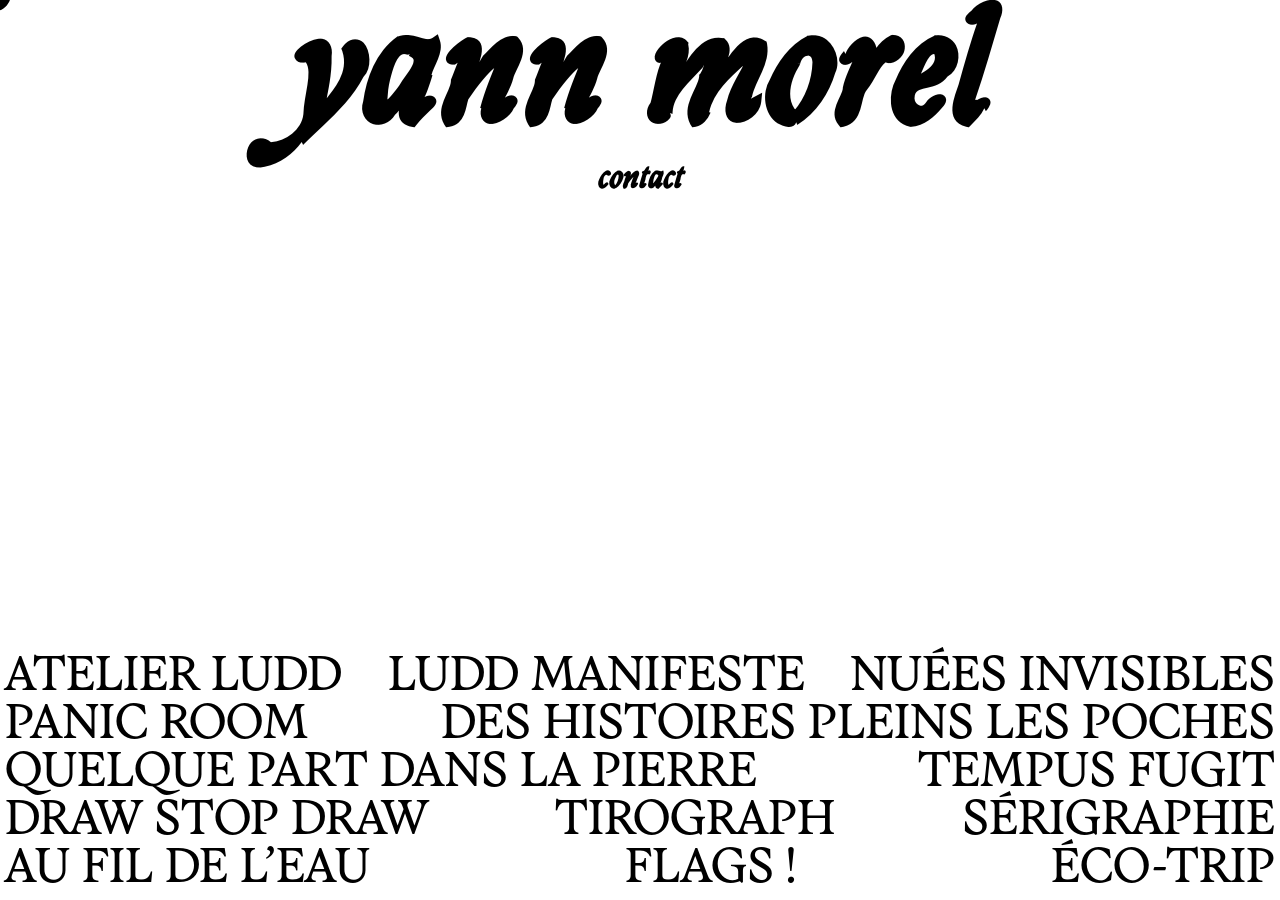
<file: index.html>
<!DOCTYPE html>
<html lang="fr">


<head>
	<meta charset="utf-8">
	<link rel="icon" type="image/png" href="img/point.png">
	<meta name="viewport" content="width=device-width, initial-scale=1">
	<link rel="stylesheet" type="text/css" href="style.css">
	<script src="souris.js" defer></script>
	<title>yann morel</title>
</head>


<body>
	<div id="custom-cursor"></div>

	<div class="pageindex">
		<h1 class="titrenom"> yann morel</h1>
		<h2 class="nomindex"> <a class="work" href="contact.html">contact</a></h2>

		<p>
			<a class="work" href="atelierludd.html">ATELIER LUDD</a>
			
			<a class="work" href="luddmanif.html">LUDD MANIFESTE</a>
			<a class="work" href="nuees.html">NUÉES INVISIBLES</a>
			<a class="work" href="panicroom.html">PANIC ROOM</a>
			
			<a class="work" href="dhplp.html">DES HISTOIRES PLEINS LES POCHES</a>
			<a class="work" href="pierre.html">QUELQUE PART DANS LA PIERRE</a>

			<a class="work" href="tempusfugit.html">TEMPUS FUGIT</a>
			
			<a class="work" href="dsd.html">DRAW STOP DRAW</a>
			<a class="work" href="tirograph.html">TIROGRAPH</a>
			<a class="work" href="serigraphie.html">SÉRIGRAPHIE</a>
			<br>
			<a class="work" href="aufildeleau.html">AU FIL DE L’EAU</a>
			<a class="work" href="flags.html">FLAGS !</a>
			<a class="work" href="ecotrip.html">ÉCO-TRIP</a>

		</p>

	</div>



</body>

</html>
</file>
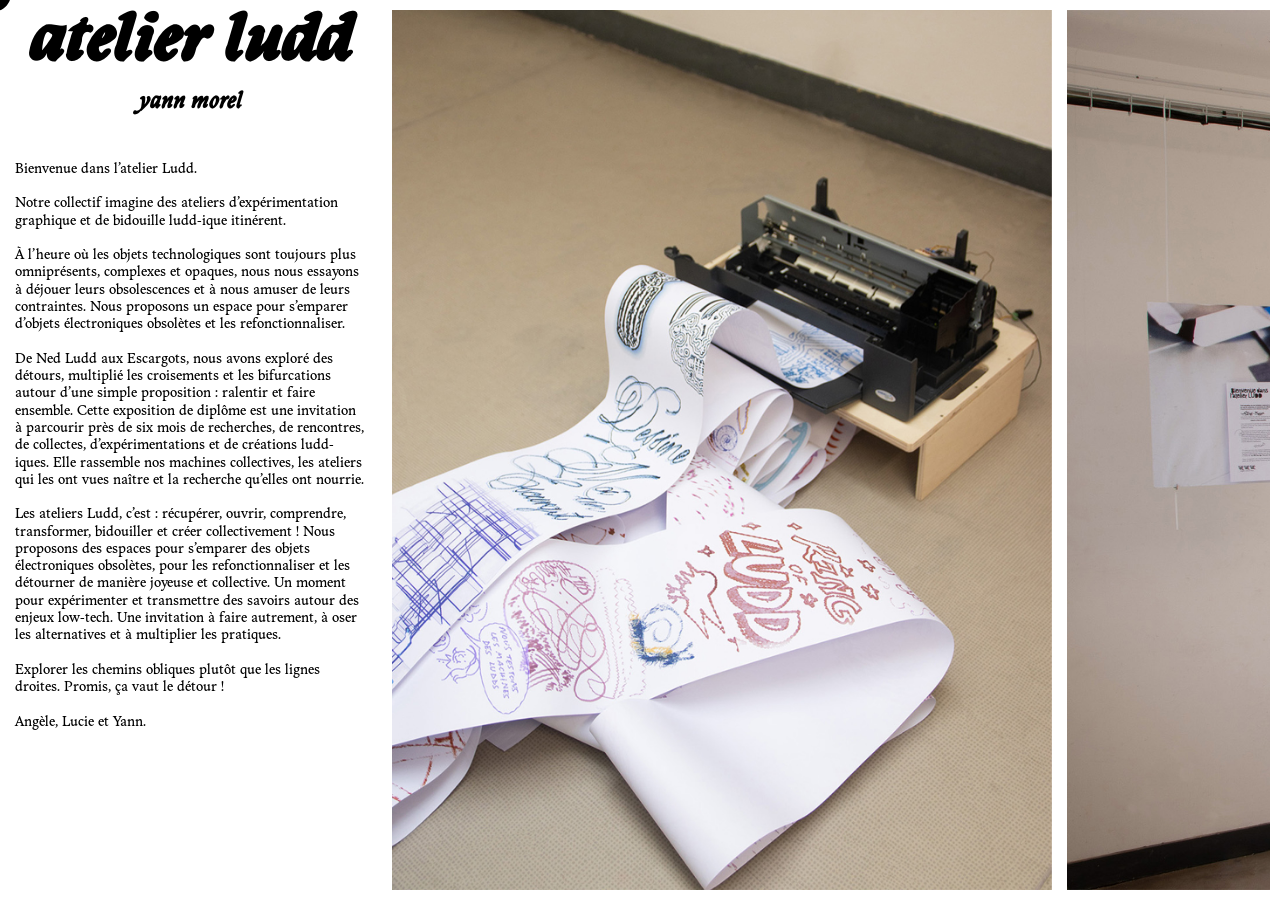
<file: atelierludd.html>
<!DOCTYPE html>
<html lang="fr">


<head>
	<meta charset="utf-8">
	<link rel="icon" type="image/png" href="img/point.png">
	<meta name="viewport" content="width=device-width, initial-scale=1">
	<link rel="stylesheet" type="text/css" href="style.css">
	<script src="souris.js" defer></script>
	<title>yann morel</title>
</head>


<body>
	<div id="custom-cursor"></div>

	<div class="pageprojet">

		<div class="colonne-texte">
			<h1 class="titreprojet">atelier ludd</h1>
			<h2 class="nomprojet"> <a class="work" href="index.html">yann morel</a></h2>
			
			<p class="description">
				Bienvenue dans l’atelier Ludd.
				<br>
				<br>
				Notre collectif imagine des ateliers d’expérimentation graphique et de bidouille ludd-ique itinérent.
				<br>
				<br>			
				À l’heure où les objets technologiques sont toujours plus omniprésents, complexes et
				opaques, nous nous essayons à déjouer leurs obsolescences et à nous amuser de leurs
				contraintes. Nous proposons un espace pour s’emparer d’objets électroniques obsolètes
				et les refonctionnaliser. 
				<br>
				<br>
				De Ned Ludd aux Escargots, nous avons exploré des détours, multiplié les croisements et les bifurcations autour d’une simple proposition : ralentir et faire ensemble.
				
				Cette exposition de diplôme est une invitation à parcourir près de six mois de recherches, de rencontres, de collectes, d’expérimentations et de créations ludd-iques. Elle rassemble nos machines collectives, les ateliers qui les ont vues naître et la recherche qu’elles ont nourrie.
				 <br>
				 <br>
				Les ateliers Ludd, c’est : récupérer, ouvrir, comprendre, transformer, bidouiller et créer collectivement !
				
				Nous proposons des espaces pour s’emparer des objets électroniques obsolètes, pour les refonctionnaliser et les détourner de manière joyeuse et collective. Un moment pour expérimenter et transmettre des savoirs autour des enjeux low-tech. Une invitation à faire autrement, à oser les alternatives et à multiplier les pratiques. 
				<br>
				<br>
				Explorer les chemins obliques plutôt que les lignes droites. Promis, ça vaut le détour !
				<br>
				<br>
				
				Angèle, Lucie et Yann.


			</p>
		</div>

		<div class="image-container">
			<img tabindex="0" src="img/atelierludd1.jpg" loading="lazy">
			<img tabindex="0" src="img/atelierludd2.jpg" loading="lazy">
			<img tabindex="0" src="img/atelierludd3.jpg" loading="lazy">
			<img tabindex="0" src="img/atelierludd4.jpg" loading="lazy">
			<img tabindex="0" src="img/atelierludd5.jpg" loading="lazy">
			<img tabindex="0" src="img/atelierludd6.jpg" loading="lazy">
			<img tabindex="0" src="img/atelierludd7.jpg" loading="lazy">
			<img tabindex="0" src="img/atelierludd8.jpg" loading="lazy">
			<img tabindex="0" src="img/atelierludd9.jpg" loading="lazy">
			<img tabindex="0" src="img/atelierludd10.jpg" loading="lazy">
			<img tabindex="0" src="img/atelierludd11.jpg" loading="lazy">
			<img tabindex="0" src="img/atelierludd12.jpg" loading="lazy">

		</div>



	</div>



</body>

</html>
</file>
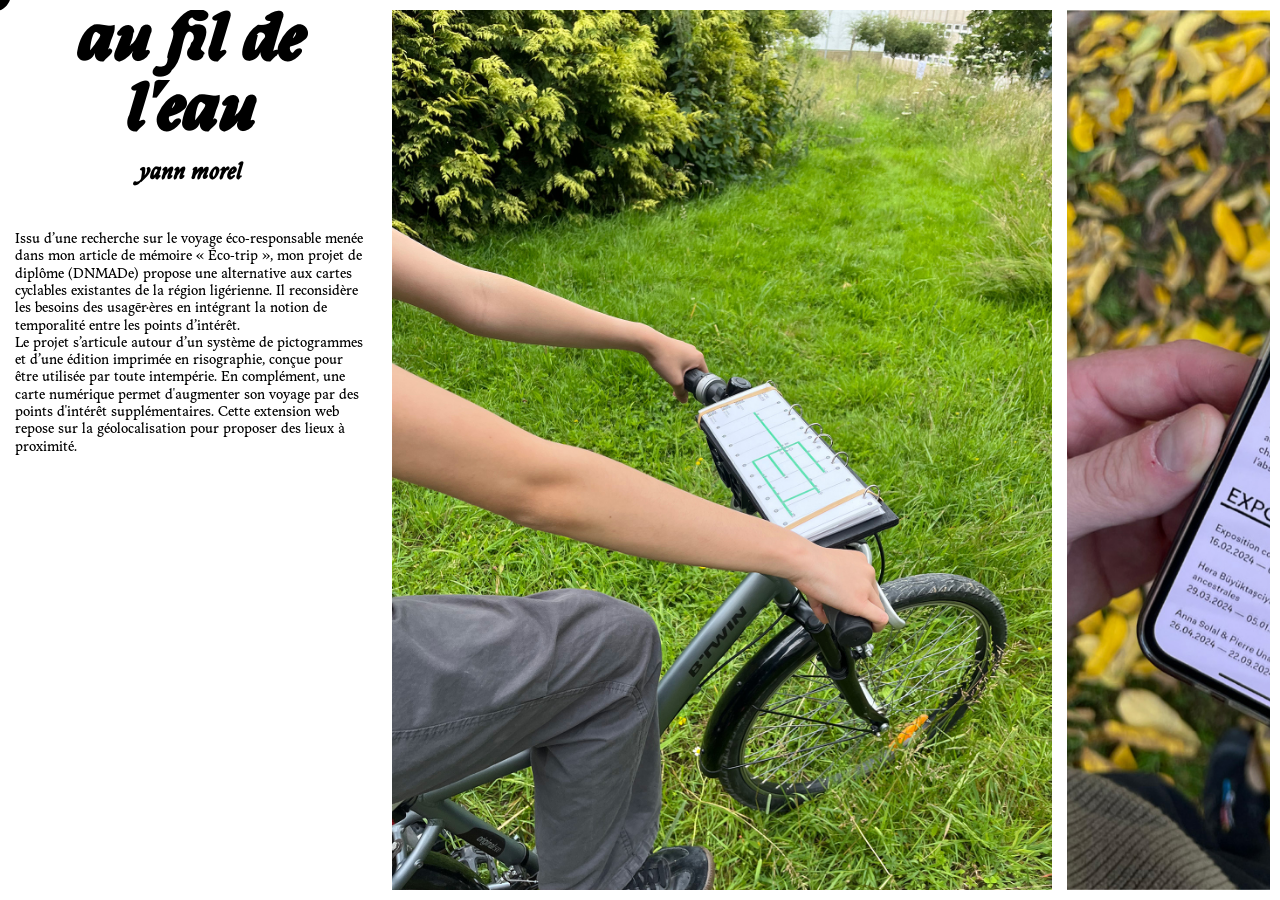
<file: aufildeleau.html>
<!DOCTYPE html>
<html lang="fr">


<head>
	<meta charset="utf-8">
	<link rel="icon" type="image/png" href="img/point.png">
	<meta name="viewport" content="width=device-width, initial-scale=1">
	<link rel="stylesheet" type="text/css" href="style.css">
	<script src="souris.js" defer></script>
	<title>yann morel</title>
</head>


<body>
	<div id="custom-cursor"></div>

	<div class="pageprojet">

		<div class="colonne-texte">
			<h1 class="titreprojet">au fil de l'eau</h1>
			<h2 class="nomprojet"> <a class="work" href="index.html">yann morel</a></h2>
			
			<p class="description">
				Issu d’une recherche sur le voyage éco-responsable menée dans mon article de mémoire « Éco-trip », mon projet de diplôme (DNMADe) propose une alternative aux cartes cyclables existantes de la région ligérienne. Il reconsidère les besoins des usager·ères en intégrant la notion de temporalité entre les points d’intérêt.
				<br>
				Le projet s’articule autour d’un système de pictogrammes et d’une édition imprimée en risographie, conçue pour être utilisée par toute intempérie. En complément, une carte numérique permet d'augmenter son voyage par des points d'intérêt supplémentaires. Cette extension web repose sur la géolocalisation pour proposer des lieux à proximité.

			</p>
		</div>

		<div class="image-container">
			<img tabindex="0" src="img/aufildeleau1.jpg" loading="lazy">
			<img tabindex="0" src="img/aufildeleau2.jpg" loading="lazy">
			<img tabindex="0" src="img/aufildeleau3.jpg" loading="lazy">
			<img tabindex="0" src="img/aufildeleau4.jpg" loading="lazy">
			<img tabindex="0" src="img/aufildeleau5.jpg" loading="lazy">
			<img tabindex="0" src="img/aufildeleau6.jpg" loading="lazy">

		</div>



	</div>



</body>

</html>
</file>
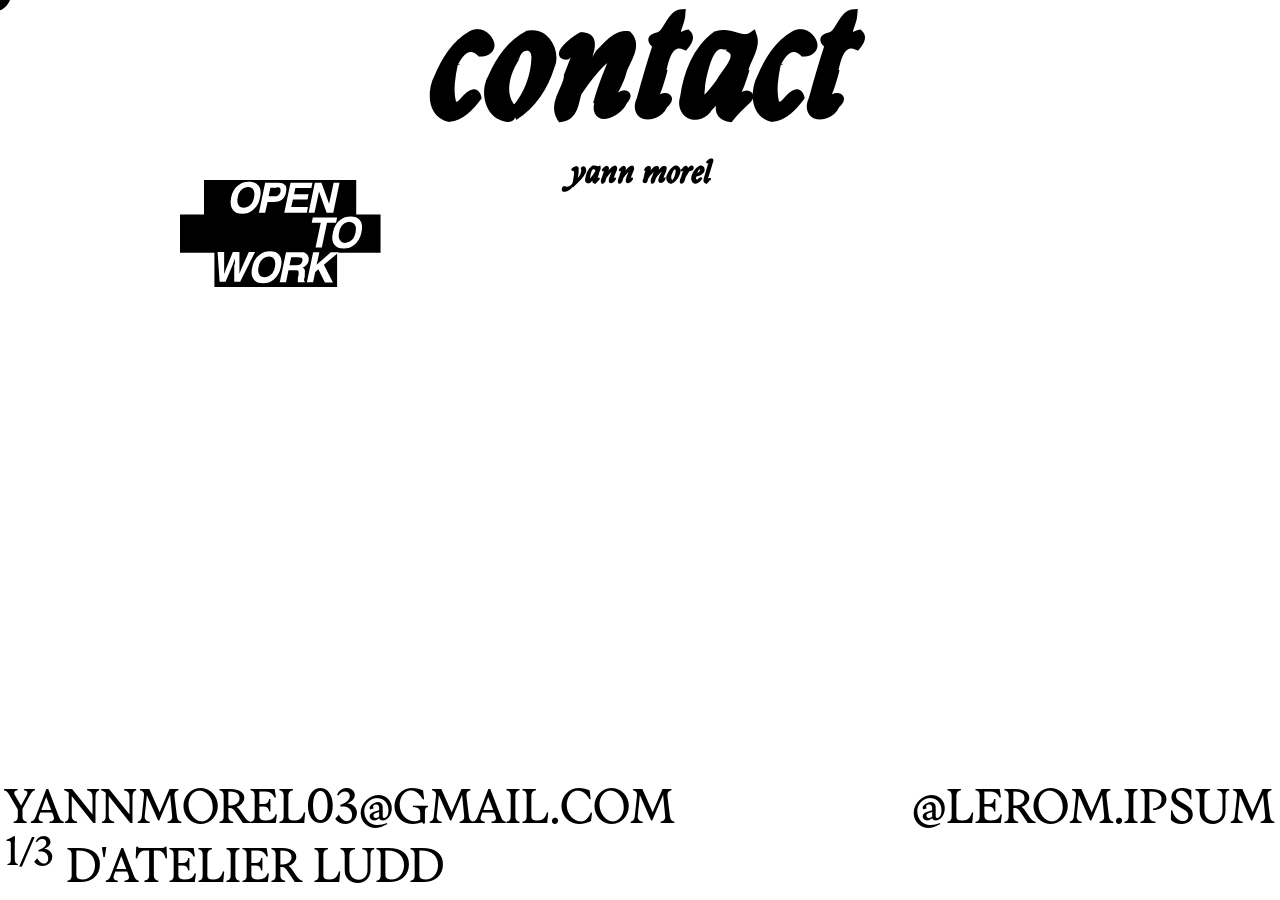
<file: contact.html>
<!DOCTYPE html>
<html lang="fr">


<head>
	<meta charset="utf-8">
	<link rel="icon" type="image/png" href="img/point.png">
	<meta name="viewport" content="width=device-width, initial-scale=1">
	<link rel="stylesheet" type="text/css" href="style.css">
	<script src="souris.js" defer></script>
	<script src="otw.js" defer></script>
	
	<title>yann morel</title>
</head>


<body>

	<section class="logo">
		<svg id="Calque_2" xmlns="http://www.w3.org/2000/svg" version="1.1" viewBox="0 0 100.7 30.9">
			<defs>
				<style>
					.st0 {
						fill: #fff;
					}
				</style>
			</defs>
			<g id="Calque_1-2">
				<polygon points="57.7 9.9 50.7 9.9 50.7 0 6.9 0 6.9 9.9 0 9.9 0 20.9 9.9 20.9 9.9 30.9 45.2 30.9 45.2 20.9 57.7 20.9 57.7 9.9" />
				<g>
					<path class="st0" d="M22.5,1.5c.7.8.9,2,.5,3.6-.3,1.6-1,2.7-2.1,3.6-.8.7-1.8,1-3,1s-2.1-.3-2.6-1c-.7-.8-.9-2-.6-3.6.3-1.6,1-2.8,2.1-3.6.8-.7,1.8-1,3-1s2.1.3,2.6,1ZM19.6,2c-.7,0-1.3.3-1.9.8s-.9,1.3-1.1,2.2-.1,1.7.2,2.2.8.8,1.5.8,1.3-.3,1.9-.8.9-1.3,1.1-2.2c.2-1,.1-1.7-.2-2.2s-.8-.8-1.5-.8h0Z" />
					<path class="st0" d="M30.2,1.4c.4.4.5,1.1.3,2.1-.2,1-.6,1.7-1.2,2.2s-1.4.6-2.3.6h-1.8l-.7,3.1h-1.8l1.8-8.6h3.8c.9,0,1.5.2,1.9.7h0ZM27.7,2.2h-1.7l-.5,2.5h1.7c.4,0,.8,0,1.1-.3s.5-.5.6-1c.1-.5,0-.8-.1-1s-.5-.3-.9-.3Z" />
					<path class="st0" d="M36.8,7.8l-.3,1.6h-6.5l1.8-8.6h6.3l-.3,1.5h-4.6l-.4,1.8h4.2l-.3,1.5h-4.2l-.5,2.2h4.8Z" />
					<path class="st0" d="M42.2,9.4l-2.2-6.1-1.3,6.1h-1.7l1.8-8.6h1.9l2.2,6,1.3-6h1.7l-1.8,8.6h-1.8Z" />
					<path class="st0" d="M37.9,12.3l.3-1.5h7l-.3,1.5h-2.6l-1.5,7.1h-1.8l1.5-7.1s-2.6,0-2.6,0Z" />
					<path class="st0" d="M51.7,11.5c.7.8.9,2,.5,3.6-.3,1.5-1,2.7-2.1,3.6-.8.7-1.8,1-3,1s-2.1-.3-2.6-1c-.7-.8-.9-2-.5-3.6.3-1.6,1-2.8,2.1-3.6.8-.7,1.8-1,3-1s2.1.3,2.6,1ZM48.8,12c-.7,0-1.3.3-1.9.8s-.9,1.3-1.1,2.2-.2,1.7.2,2.3.8.8,1.5.8,1.3-.3,1.9-.8.9-1.3,1.1-2.2c.2-1,.2-1.7-.2-2.2s-.8-.8-1.5-.8h0Z" />
					<path class="st0" d="M15.8,24.3v-1.7c0,0-.6,1.7-.6,1.7l-2.1,5h-1.7l-.6-8.6h1.9v5c0,0,0,1.4,0,1.4l.5-1.4,2-5h1.9v4.9s0,1.4,0,1.4l.5-1.3,2.2-5h1.8l-4.3,8.6h-1.7v-5s0,0,0,0Z" />
					<path class="st0" d="M28.5,21.5c.7.8.9,2,.5,3.6-.3,1.5-1,2.7-2.1,3.6-.8.7-1.8,1-3,1s-2.1-.3-2.6-1c-.7-.8-.9-2-.5-3.6.3-1.6,1-2.8,2.1-3.6.8-.7,1.8-1,3-1s2.1.3,2.6,1ZM25.6,22c-.7,0-1.3.3-1.9.8s-.9,1.3-1.1,2.2-.1,1.7.2,2.2.8.8,1.5.8,1.3-.3,1.9-.8.9-1.3,1.1-2.2c.2-1,.1-1.7-.2-2.2s-.8-.8-1.5-.8h0Z" />
					<path class="st0" d="M33.9,28.9c0-.2,0-.5,0-.7l.2-.8c.1-.5,0-.9,0-1.1s-.5-.3-1-.3h-1.9l-.7,3.4h-1.8l1.8-8.6h4.2c.6,0,1,0,1.3.2s.5.3.7.6c.1.2.2.5.3.7s0,.6,0,.9c0,.4-.3.8-.6,1.2s-.7.7-1.2.8c.4.2.6.4.7.7s0,.8,0,1.4v.6c-.2.4-.2.7-.2.8,0,.2,0,.4.2.5v.2h-2c0-.2,0-.4,0-.5h0ZM34.1,22.2h-2.1l-.5,2.3h2c.4,0,.7,0,.9-.1.4-.2.6-.5.8-1,.1-.5,0-.9-.3-1-.2-.1-.5-.1-.8-.1h0Z" />
					<path class="st0" d="M38.9,26.5l-.6,2.9h-1.8l1.8-8.6h1.8l-.8,3.6,4.1-3.6h2.3l-4.3,3.6,2.6,5.1h-2.3l-1.9-3.8-1,.9h0Z" />
				</g>
			</g>
		</svg>
	</section>


	<div id="custom-cursor"></div>

	<div class="page">
		<h1 class="titrenom"> contact</h1>
		<h2 class="nomindex"> <a class="work" href="index.html">yann morel</a></h2>


		<p>
			<a class="work " href="mailto:yannmorel03@gmail.com">YANNMOREL03@GMAIL.COM</a>
			<a class="work" href="https://www.instagram.com/lerom.ipsum">@LEROM.IPSUM </a>
			<a class="work" href="https://atelierludd.github.io/"> <sup>1/3</sup> D'ATELIER LUDD</a>
		</p>





	</div>



</body>

</html>
</file>
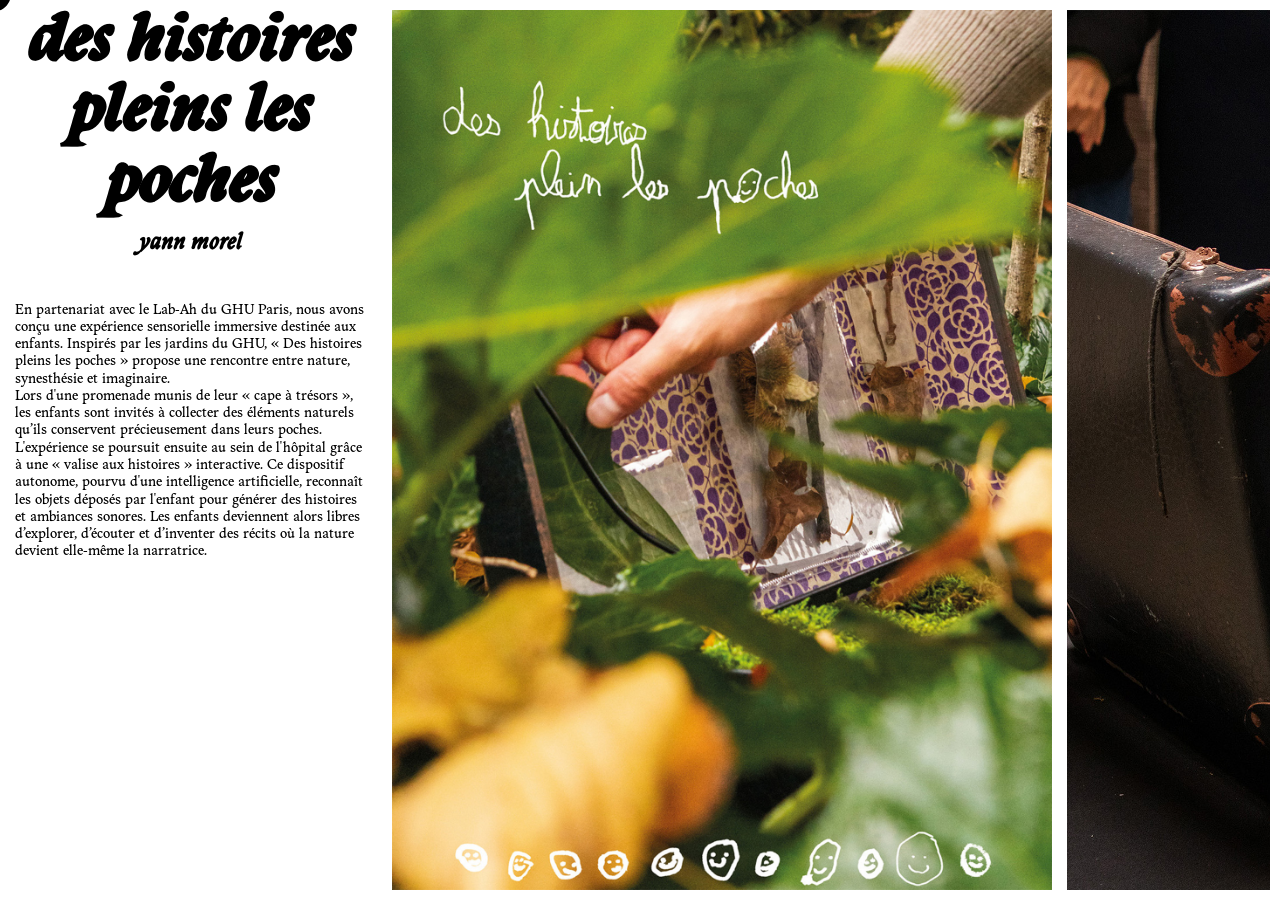
<file: dhplp.html>
<!DOCTYPE html>
<html lang="fr">


<head>
	<meta charset="utf-8">
	<link rel="icon" type="image/png" href="img/point.png">
	<meta name="viewport" content="width=device-width, initial-scale=1">
	<link rel="stylesheet" type="text/css" href="style.css">
	<script src="souris.js" defer></script>
	<title>yann morel</title>
</head>


<body>
	<div id="custom-cursor"></div>

	<div class="pageprojet">

		<div class="colonne-texte">
			<h1 class="titreprojet">des histoires <br>pleins les poches</h1>
			<h2 class="nomprojet"> <a class="work" href="index.html">yann morel</a></h2>
			
			<p class="description">
				En partenariat avec le Lab-Ah du GHU Paris, nous avons conçu une expérience sensorielle immersive destinée aux enfants.
				Inspirés par les jardins du GHU, « Des histoires pleins les poches » propose une rencontre entre nature, synesthésie et imaginaire.
				<br>
				Lors d'une promenade munis de leur « cape à trésors », les enfants sont invités à collecter des éléments naturels qu’ils conservent précieusement dans leurs poches. L'expérience se poursuit ensuite au sein de l'hôpital grâce à une « valise aux histoires » interactive. Ce dispositif autonome, pourvu d'une intelligence artificielle, reconnaît les objets déposés par l'enfant pour générer des histoires et ambiances sonores. Les enfants deviennent alors libres d’explorer, d’écouter et d’inventer des récits où la nature devient elle-même la narratrice.
			</p>
		</div>

		<div class="image-container">
			<img tabindex="0" src="img/ghu1.jpg" class="projet-image ghu1"loading="lazy">
			<img tabindex="0" src="img/ghu2.jpg" class="projet-image ghu2"loading="lazy">
			<img tabindex="0" src="img/ghu3.jpg" class="projet-image ghu3"loading="lazy">
			<img tabindex="0" src="img/ghu4.jpg" class="projet-image ghu4"loading="lazy">
			



		</div>



	</div>



</body>

</html>
</file>
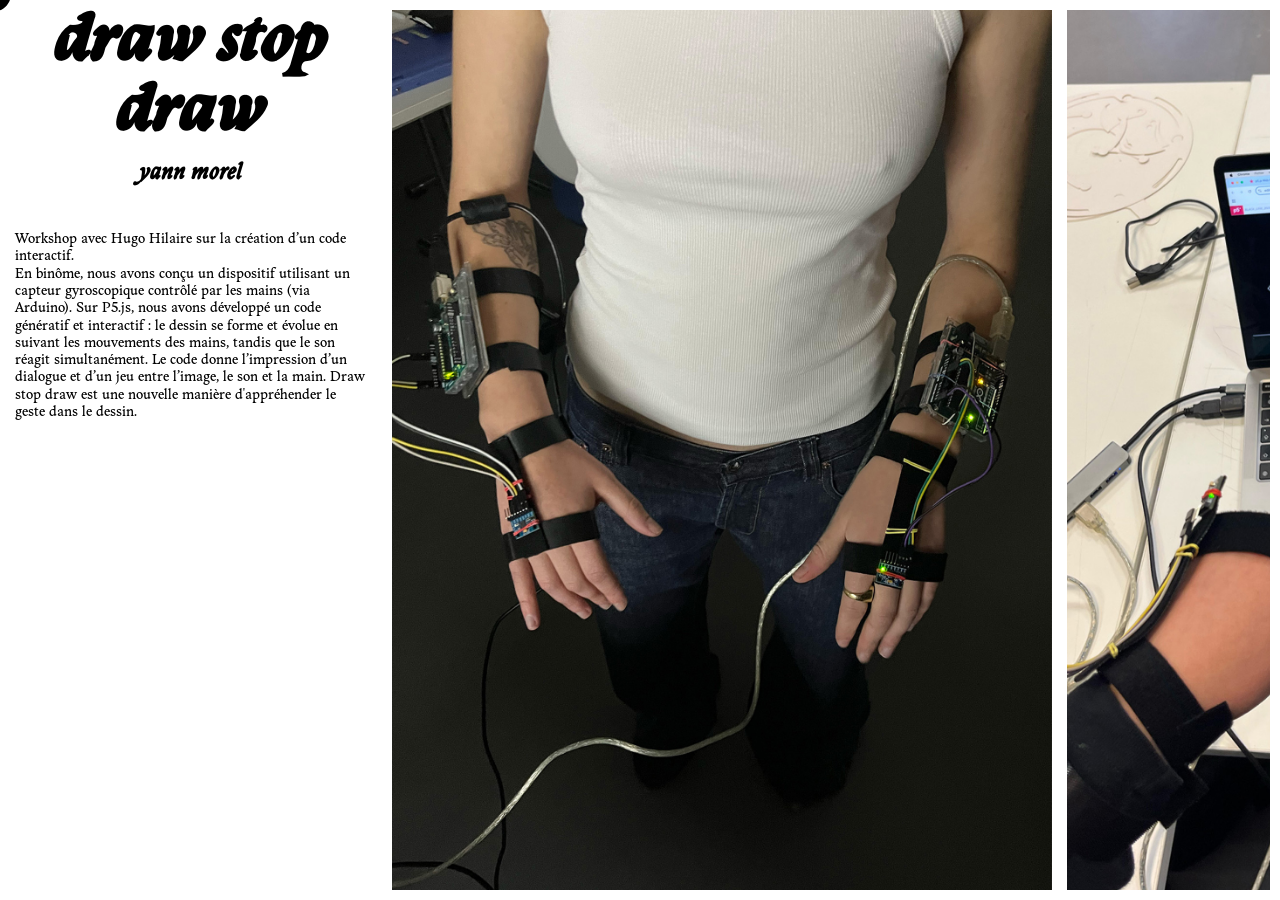
<file: dsd.html>
<!DOCTYPE html>
<html lang="fr">


<head>
	<meta charset="utf-8">
	<link rel="icon" type="image/png" href="img/point.png">
	<meta name="viewport" content="width=device-width, initial-scale=1">
	<link rel="stylesheet" type="text/css" href="style.css">
	<script src="souris.js" defer></script>
	<title>yann morel</title>
</head>


<body>
	<div id="custom-cursor"></div>

	<div class="pageprojet">

		<div class="colonne-texte">
			<h1 class="titreprojet">draw stop draw</h1>
			<h2 class="nomprojet"> <a class="work" href="index.html">yann morel</a></h2>
			
			<p class="description">
				Workshop avec Hugo Hilaire sur la création d’un code interactif.<br>
				En binôme, nous avons conçu un dispositif utilisant un capteur gyroscopique contrôlé par les mains (via Arduino).
				Sur P5.js, nous avons développé un code génératif et interactif : le dessin se forme et évolue en suivant les mouvements des mains, tandis que le son réagit simultanément.
				Le code donne l’impression d’un dialogue et d’un jeu entre l’image, le son et la main. Draw stop draw est une nouvelle manière d'appréhender le geste dans le dessin.

			</p>
		</div>

		<div class="image-container">
			<img tabindex="0" src="img/dsd1.jpg" loading="lazy">
			<img tabindex="0" src="img/dsd2.jpg" loading="lazy">
			<img tabindex="0" src="img/dsd3.jpg" loading="lazy">
			<img tabindex="0" src="img/dsd4.jpg" loading="lazy">
			<img tabindex="0" src="img/dsd5.jpg" loading="lazy">
		

		</div>



	</div>



</body>

</html>
</file>
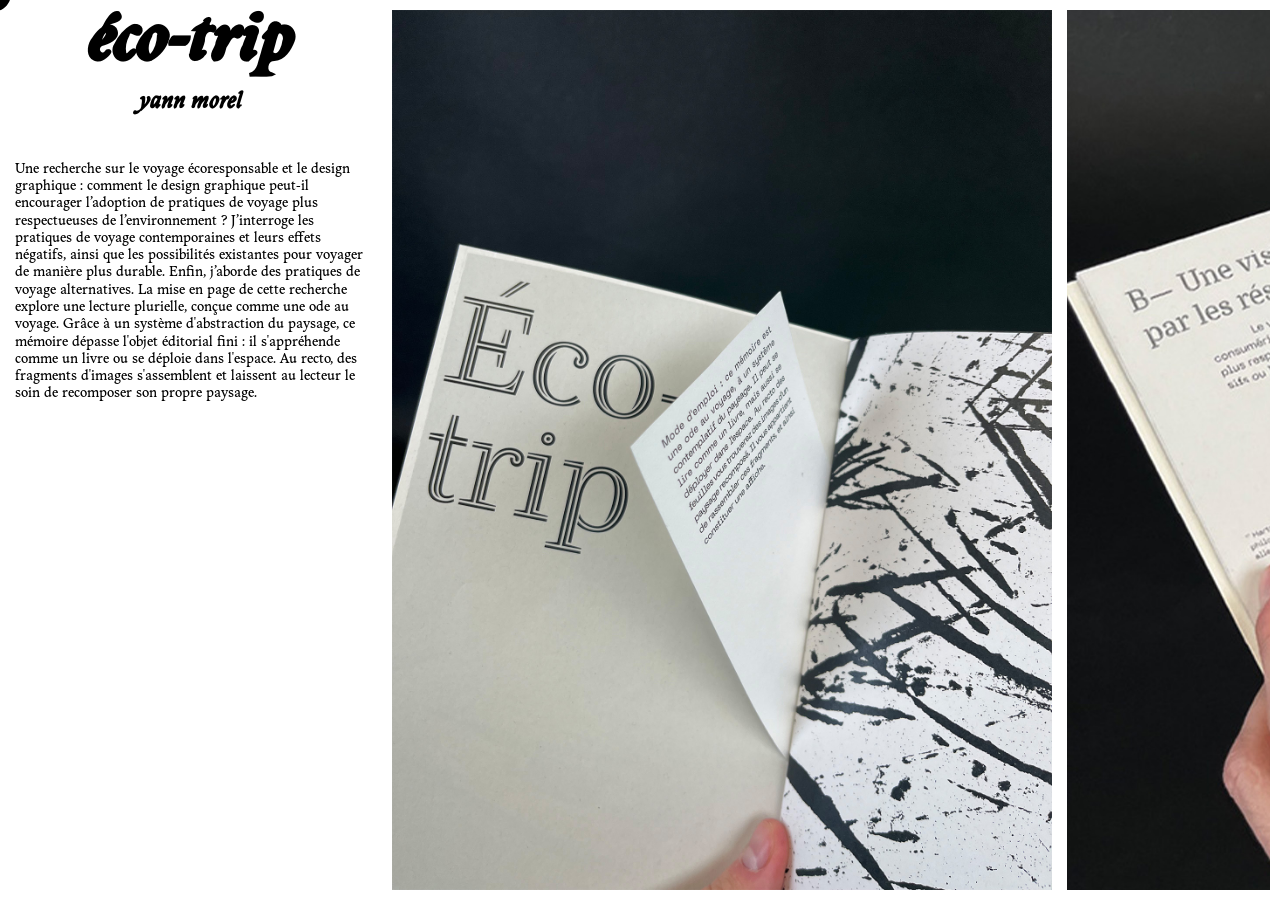
<file: ecotrip.html>
<!DOCTYPE html>
<html lang="fr">


<head>
	<meta charset="utf-8">
	<link rel="icon" type="image/png" href="img/point.png">
	<meta name="viewport" content="width=device-width, initial-scale=1">
	<link rel="stylesheet" type="text/css" href="style.css">
	<script src="souris.js" defer></script>
	<title>yann morel</title>
</head>


<body>
	<div id="custom-cursor"></div>

	<div class="pageprojet">

		<div class="colonne-texte">
			<h1 class="titreprojet">éco-trip</h1>
			<h2 class="nomprojet"> <a class="work" href="index.html">yann morel</a></h2>
			
			<p class="description">
				Une recherche sur le voyage écoresponsable et le design graphique : comment le design graphique peut-il encourager l’adoption de pratiques de voyage plus respectueuses de l’environnement ?
				J’interroge les pratiques de voyage contemporaines et leurs effets négatifs, ainsi que les possibilités existantes pour voyager de manière plus durable. Enfin, j’aborde des pratiques de voyage alternatives.
				La mise en page de cette recherche explore une lecture plurielle, conçue comme une ode au voyage. Grâce à un système d'abstraction du paysage, ce mémoire dépasse l'objet éditorial fini : il s'appréhende comme un livre ou se déploie dans l'espace. Au recto, des fragments d'images s'assemblent et laissent au lecteur le soin de recomposer son propre paysage.
			</p>
		</div>

		<div class="image-container">
			<img tabindex="0" src="img/article1.jpg" loading="lazy">
			<img tabindex="0" src="img/article2.jpg" loading="lazy">
			<img tabindex="0" src="img/article3.jpg" loading="lazy">
			<img tabindex="0" src="img/article4.jpg" loading="lazy">
			<img tabindex="0" src="img/article5.jpg" loading="lazy">

			



		</div>



	</div>



</body>

</html>
</file>
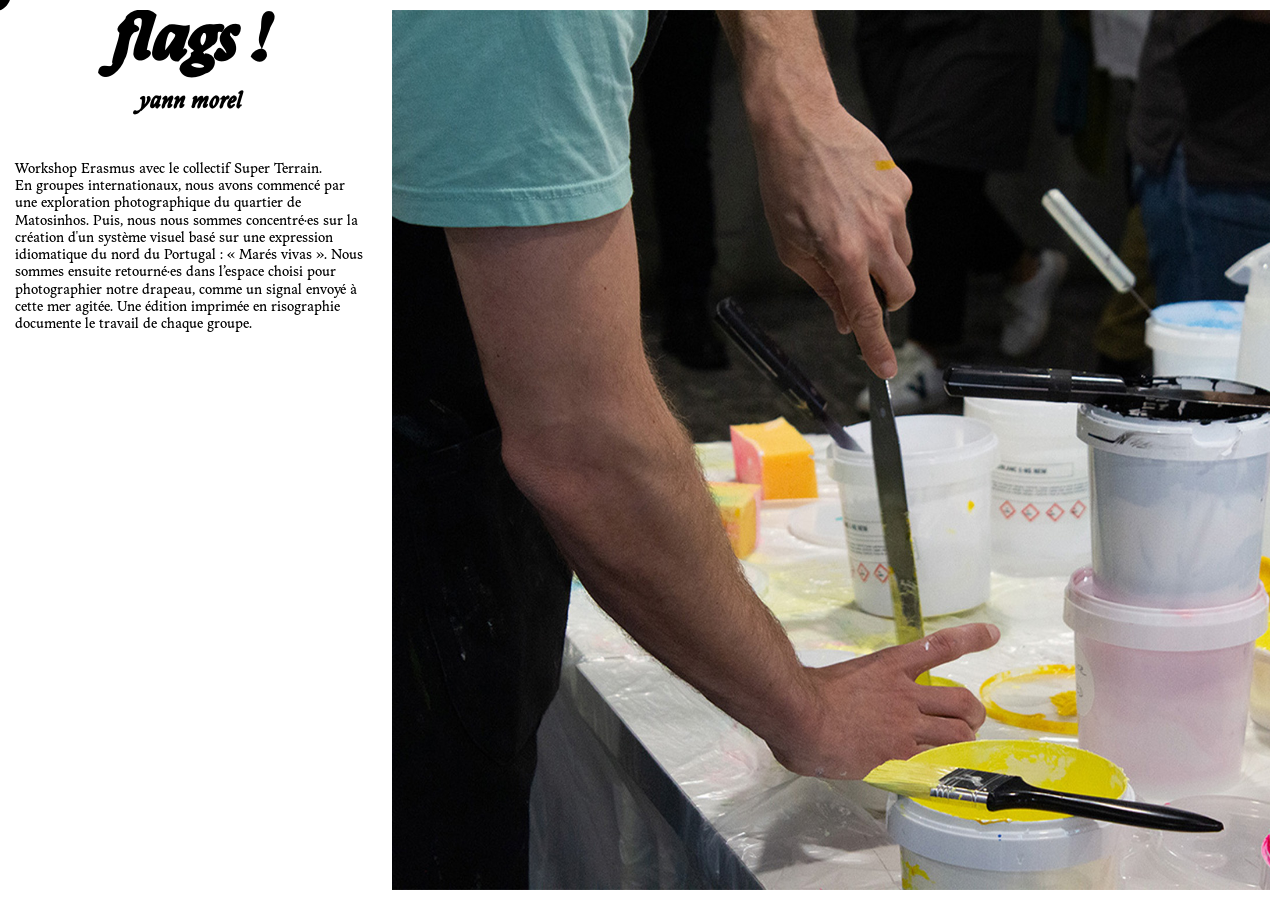
<file: flags.html>
<!DOCTYPE html>
<html lang="fr">


<head>
	<meta charset="utf-8">
	<link rel="icon" type="image/png" href="img/point.png">
	<meta name="viewport" content="width=device-width, initial-scale=1">
	<link rel="stylesheet" type="text/css" href="style.css">
	<script src="souris.js" defer></script>
	<title>yann morel</title>
</head>


<body>
	<div id="custom-cursor"></div>

	<div class="pageprojet">

		<div class="colonne-texte">
			<h1 class="titreprojet">flags !</h1>
			<h2 class="nomprojet"> <a class="work" href="index.html">yann morel</a></h2>
			
			<p class="description">
				Workshop Erasmus avec le collectif Super Terrain. <br>
				En groupes internationaux, nous avons commencé par une exploration photographique du quartier de Matosinhos. Puis, nous nous sommes concentré·es sur la création d'un système visuel basé sur une expression idiomatique du nord du Portugal : « Marés vivas ».
				Nous sommes ensuite retourné·es dans l’espace choisi pour photographier notre drapeau, comme un signal envoyé à cette mer agitée. Une édition imprimée en risographie documente le travail de chaque groupe.
			</p>
		</div>

		<div class="image-container">
			<img tabindex="0" src="img/flags1.jpg" loading="lazy">
			<img tabindex="0" src="img/flags2.jpg" loading="lazy">
			<img tabindex="0" src="img/flags3.jpg" loading="lazy">
			<img tabindex="0" src="img/flags4.jpg" loading="lazy">
			<img tabindex="0" src="img/flags5.jpg" loading="lazy">

			



		</div>



	</div>



</body>

</html>
</file>
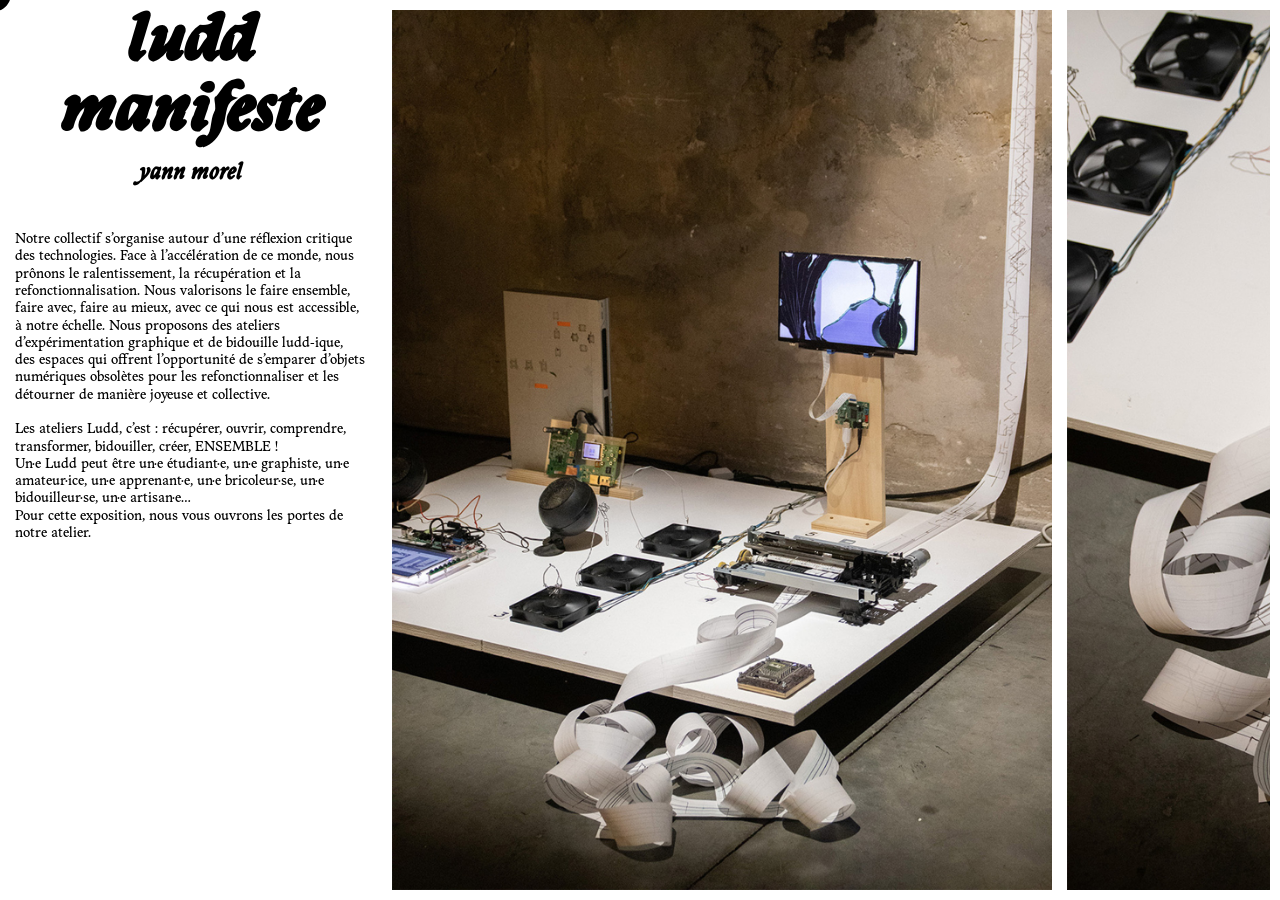
<file: luddmanif.html>
<!DOCTYPE html>
<html lang="fr">


<head>
	<meta charset="utf-8">
	<link rel="icon" type="image/png" href="img/point.png">
	<meta name="viewport" content="width=device-width, initial-scale=1">
	<link rel="stylesheet" type="text/css" href="style.css">
	<script src="souris.js" defer></script>
	<title>yann morel</title>
</head>


<body>
	<div id="custom-cursor"></div>

	<div class="pageprojet">

		<div class="colonne-texte">
			<h1 class="titreprojet">ludd manifeste</h1>
			<h2 class="nomprojet"> <a class="work" href="index.html">yann morel</a></h2>

			<p class="description">
				Notre collectif s’organise autour d’une réflexion critique des technologies.
Face à l’accélération de ce monde, nous prônons le ralentissement,
la récupération et la refonctionnalisation. Nous valorisons le faire ensemble,
faire avec, faire au mieux, avec ce qui nous est accessible, à notre échelle.
Nous proposons des ateliers d’expérimentation graphique et de bidouille
ludd-ique, des espaces qui offrent l’opportunité de s’emparer d’objets
numériques obsolètes pour les refonctionnaliser et les détourner
de manière joyeuse et collective.
				<br>
				<br>
Les ateliers Ludd, c’est : récupérer, ouvrir, comprendre, transformer, bidouiller,
créer, ENSEMBLE !
				<br>
Un·e Ludd peut être un·e étudiant·e, un·e graphiste, un·e amateur·ice, un·e apprenant·e,
un·e bricoleur·se, un·e bidouilleur·se, un·e artisan·e…
				<br>
Pour cette exposition, nous vous ouvrons les portes de notre atelier.
			 </p>
		</div>

		<div class="image-container">
			<img tabindex="0" src="img/luddmanif1.jpg" loading="lazy">
			<img tabindex="0" src="img/luddmanif2.jpg" loading="lazy">
			<img tabindex="0" src="img/luddmanif3.jpg" loading="lazy">
			<img tabindex="0" src="img/luddmanif4.jpg" loading="lazy">

		</div>



	</div>



</body>

</html>
</file>
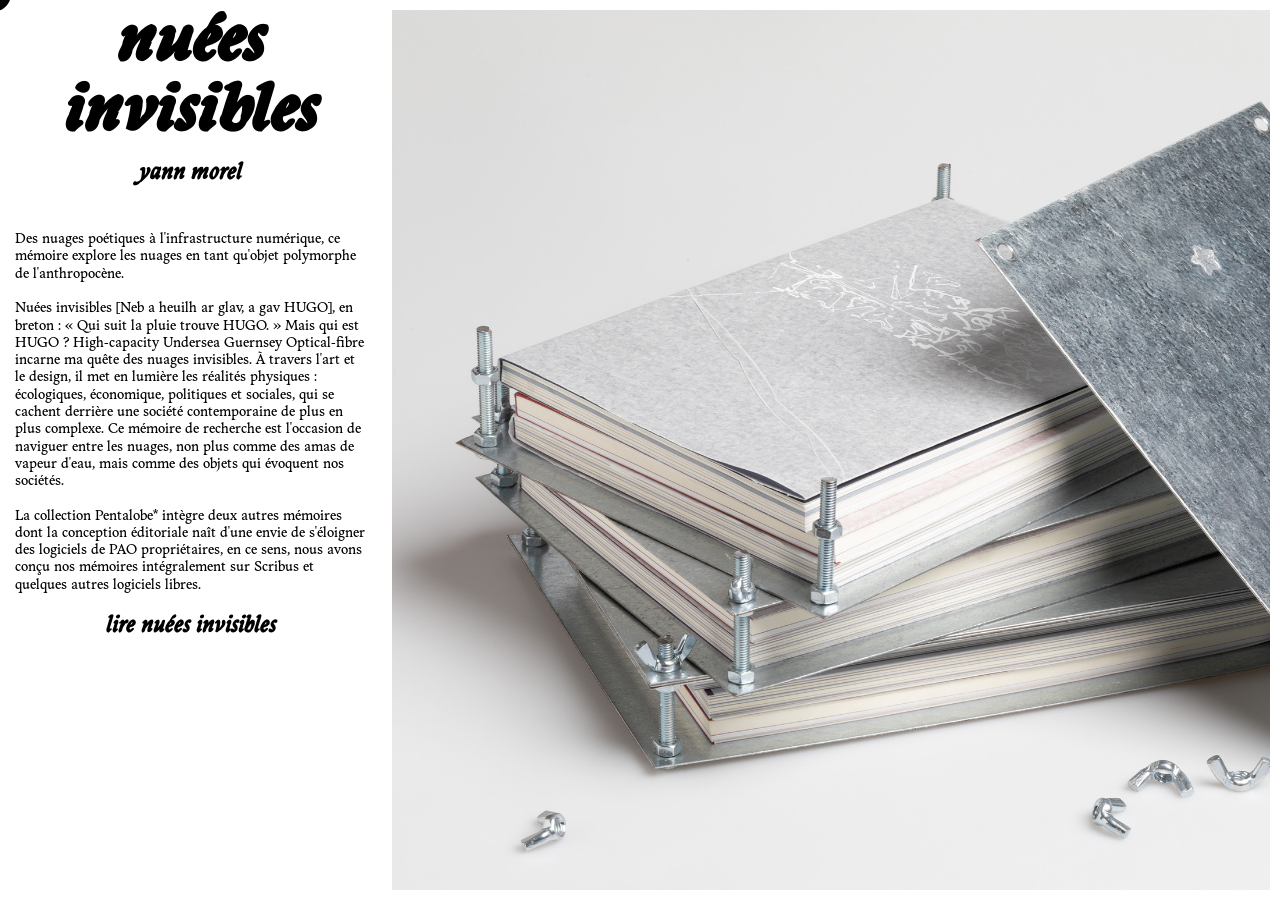
<file: nuees.html>
<!DOCTYPE html>
<html lang="fr">


<head>
	<meta charset="utf-8">
	<link rel="icon" type="image/png" href="img/point.png">
	<meta name="viewport" content="width=device-width, initial-scale=1">
	<link rel="stylesheet" type="text/css" href="style.css">
	<script src="souris.js" defer></script>
	<title>yann morel</title>
</head>


<body>
	<div id="custom-cursor"></div>

	<div class="pageprojet">

		<div class="colonne-texte">
			<h1 class="titreprojet">nuées invisibles</h1>
			<h2 class="nomprojet"> <a class="work" href="index.html">yann morel</a></h2>

			<p class="description">
				Des nuages poétiques à l'infrastructure numérique, ce mémoire explore les nuages en tant qu'objet polymorphe de l'anthropocène. <br> <br>Nuées invisibles [Neb a heuilh ar glav, a gav HUGO], en breton : « Qui suit la pluie trouve HUGO. » Mais qui est HUGO ? High-capacity Undersea Guernsey Optical-fibre incarne ma quête des nuages invisibles. À travers l'art et le design, il met en lumière les réalités physiques : écologiques, économique, politiques et sociales, qui se cachent derrière une société contemporaine de plus en plus complexe.
				Ce mémoire de recherche est l'occasion de naviguer entre les nuages, non plus comme des amas de vapeur d'eau, mais comme des objets qui évoquent nos sociétés.
				<br> <br>
				La collection Pentalobe* intègre deux autres mémoires dont la conception éditoriale naît d'une envie de s'éloigner des logiciels de PAO propriétaires, en ce sens, nous avons conçu nos mémoires intégralement sur Scribus et quelques autres logiciels libres.
			</p>
			<h2 class="nomprojet"> <a class="work" href="http://memoires.ecole-estienne.net/dcn/memoires/2026/ludd/1_nuee-invisible/nuee.html" target="_blank" rel="noopener noreferrer"> lire nuées invisibles</a></h2>
			
		</div>

		<div class="image-container">
			<img tabindex="0" src="img/memoire1.jpg" loading="lazy">
			<img tabindex="0" src="img/memoire2.jpg" loading="lazy">
			<img tabindex="0" src="img/memoire3.jpg" loading="lazy">
			<img tabindex="0" src="img/memoire4.jpg" loading="lazy">
			<img tabindex="0" src="img/memoire5.jpg" loading="lazy">
			<img tabindex="0" src="img/memoire6.png" loading="lazy">
		</div>

	</div>



</body>

</html>
</file>
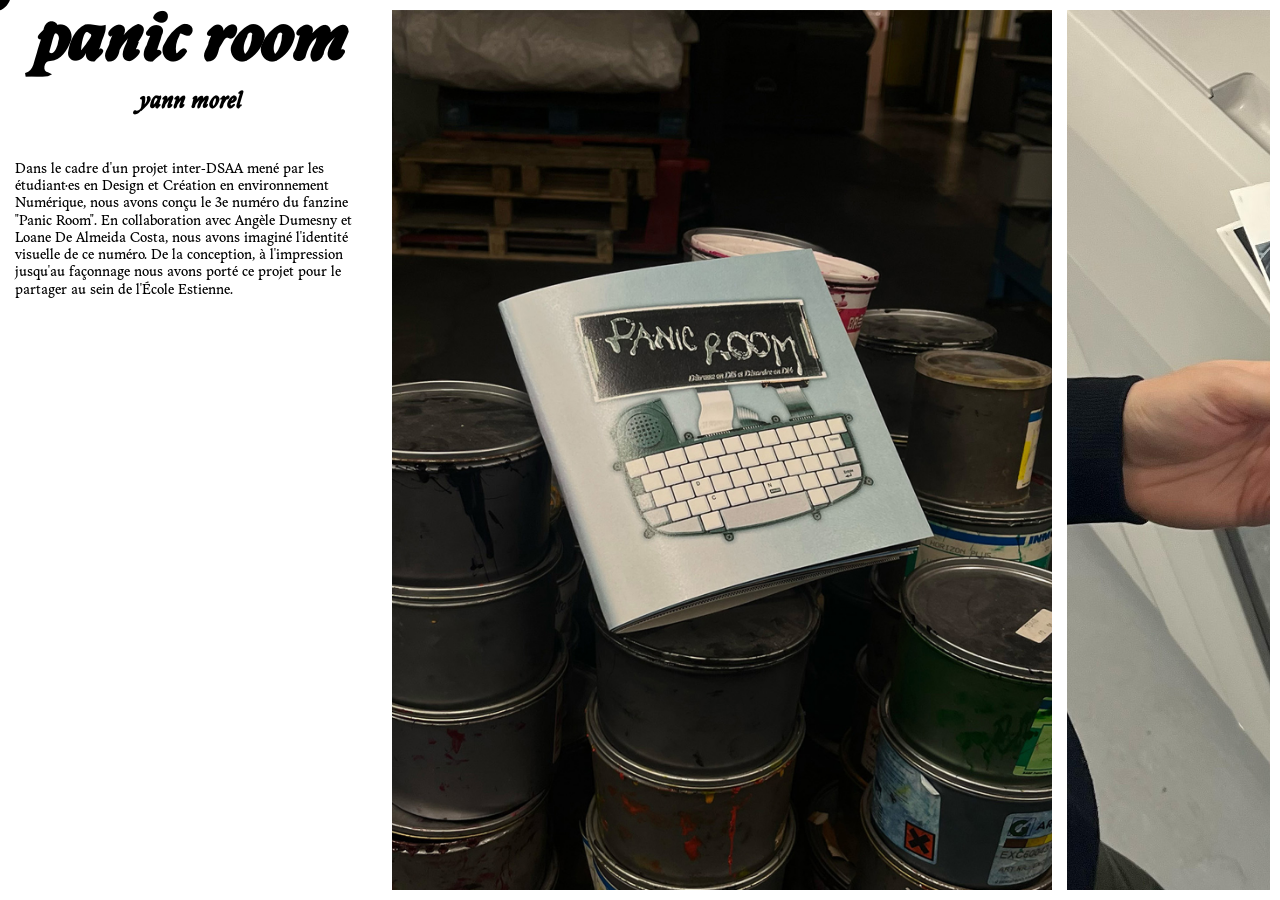
<file: panicroom.html>
<!DOCTYPE html>
<html lang="fr">


<head>
	<meta charset="utf-8">
	<link rel="icon" type="image/png" href="img/point.png">
	<meta name="viewport" content="width=device-width, initial-scale=1">
	<link rel="stylesheet" type="text/css" href="style.css">
	<script src="souris.js" defer></script>
	<title>yann morel</title>
</head>


<body>
	<div id="custom-cursor"></div>

	<div class="pageprojet">

		<div class="colonne-texte">
			<h1 class="titreprojet">panic room</h1>
			<h2 class="nomprojet"> <a class="work" href="index.html">yann morel</a></h2>
			
			<p class="description">
				Dans le cadre d'un projet inter-DSAA mené par les étudiant·es en Design et Création en environnement Numérique, nous avons conçu le 3e numéro du fanzine "Panic Room". En collaboration avec Angèle Dumesny et Loane De Almeida Costa, nous avons imaginé l'identité visuelle de ce numéro. De la conception, à l'impression jusqu'au façonnage nous avons porté ce projet pour le partager au sein de l'École Estienne.

			</p>
		</div>

		<div class="image-container">
			<img tabindex="0" src="img/panicroom1.jpg" loading="lazy">
			<img tabindex="0" src="img/panicroom2.jpg" loading="lazy">
			<img tabindex="0" src="img/panicroom3.jpg" loading="lazy">
			<img tabindex="0" src="img/panicroom4.jpg" loading="lazy">

			
		

		</div>



	</div>



</body>

</html>
</file>
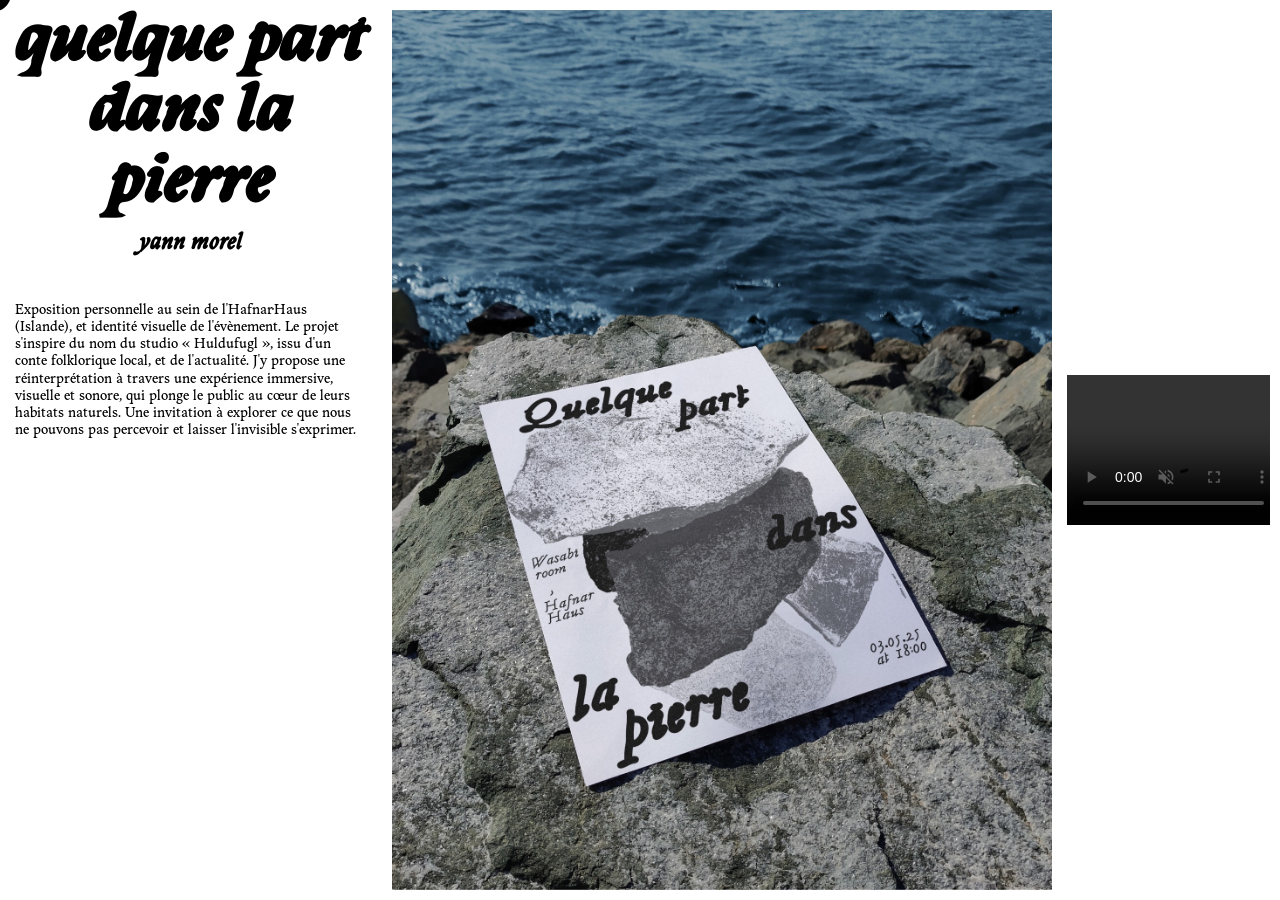
<file: pierre.html>
<!DOCTYPE html>
<html lang="fr">


<head>
	<meta charset="utf-8">
	<link rel="icon" type="image/png" href="img/point.png">
	<meta name="viewport" content="width=device-width, initial-scale=1">
	<link rel="stylesheet" type="text/css" href="style.css">
	<script src="souris.js" defer></script>
	<title>yann morel</title>
</head>


<body>
	<div id="custom-cursor"></div>

	<div class="pageprojet">

		<div class="colonne-texte">
			<h1 class="titreprojet">quelque part dans la pierre</h1>
			<h2 class="nomprojet"> <a class="work" href="index.html">yann morel</a></h2>

			<p class="description">
				Exposition personnelle au sein de l'Hafnar·Haus (Islande), et identité visuelle de l'évènement. Le projet s'inspire
				du nom du studio « Huldufugl », issu d'un conte folklorique local, et de l'actualité. J'y propose une réinterprétation à travers une expérience immersive, visuelle et sonore, qui plonge le public au cœur de leurs habitats naturels. Une invitation à explorer ce que nous ne pouvons pas percevoir et laisser l'invisible s'exprimer.

			</p>
		</div>

		<div class="image-container">
				<img tabindex="0" src="img/pierre1.jpg" loading="lazy">
			<video tabindex="0" autoplay muted playsinline loop controls>
				<source src="img/pierre2.mp4" type="video/mp4">
			</video>
			<img tabindex="0" src="img/pierre3.jpg" loading="lazy">





		</div>



	</div>



</body>

</html>
</file>
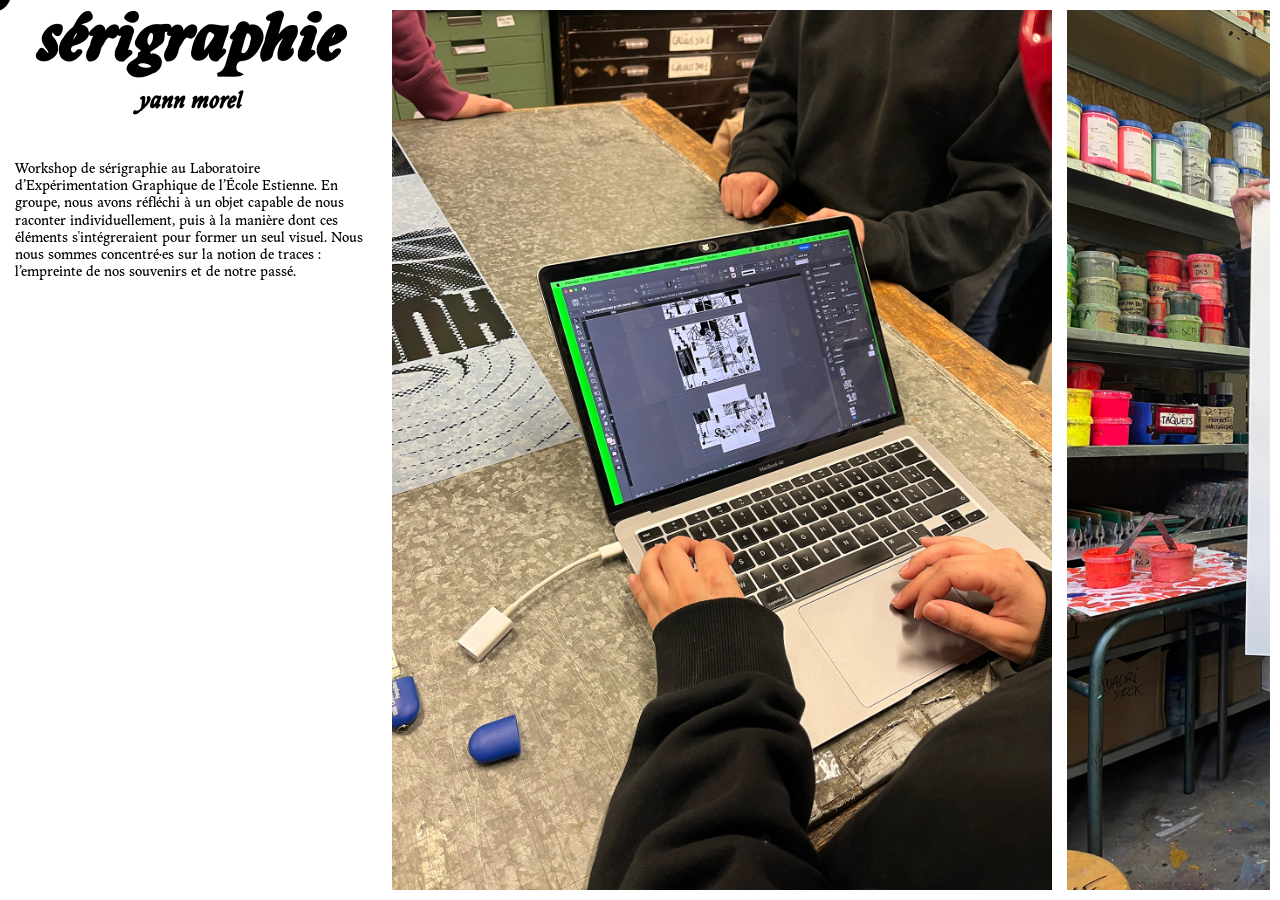
<file: serigraphie.html>
<!DOCTYPE html>
<html lang="fr">


<head>
	<meta charset="utf-8">
	<link rel="icon" type="image/png" href="img/point.png">
	<meta name="viewport" content="width=device-width, initial-scale=1">
	<link rel="stylesheet" type="text/css" href="style.css">
	<script src="souris.js" defer></script>
	<title>yann morel</title>
</head>


<body>
	<div id="custom-cursor"></div>

	<div class="pageprojet">

		<div class="colonne-texte">
			<h1 class="titreprojet">sérigraphie</h1>
			<h2 class="nomprojet"> <a class="work" href="index.html">yann morel</a></h2>
			
			<p class="description">
				Workshop de sérigraphie au Laboratoire d’Expérimentation Graphique de l’École Estienne. En groupe, nous avons réfléchi à un objet capable de nous raconter individuellement, puis à la manière dont ces éléments s'intégreraient pour former un seul visuel. Nous nous sommes concentré·es sur la notion de traces : l’empreinte de nos souvenirs et de notre passé.

			</p>
		</div>

		<div class="image-container">
			<img tabindex="0" src="img/seri1.jpg" loading="lazy">
			<img tabindex="0" src="img/seri2.jpg" loading="lazy">
			<img tabindex="0" src="img/seri3.jpg" loading="lazy">
			<img tabindex="0" src="img/seri4.jpg" loading="lazy">
			<img tabindex="0" src="img/seri5.jpg" loading="lazy">

			



		</div>



	</div>



</body>

</html>
</file>
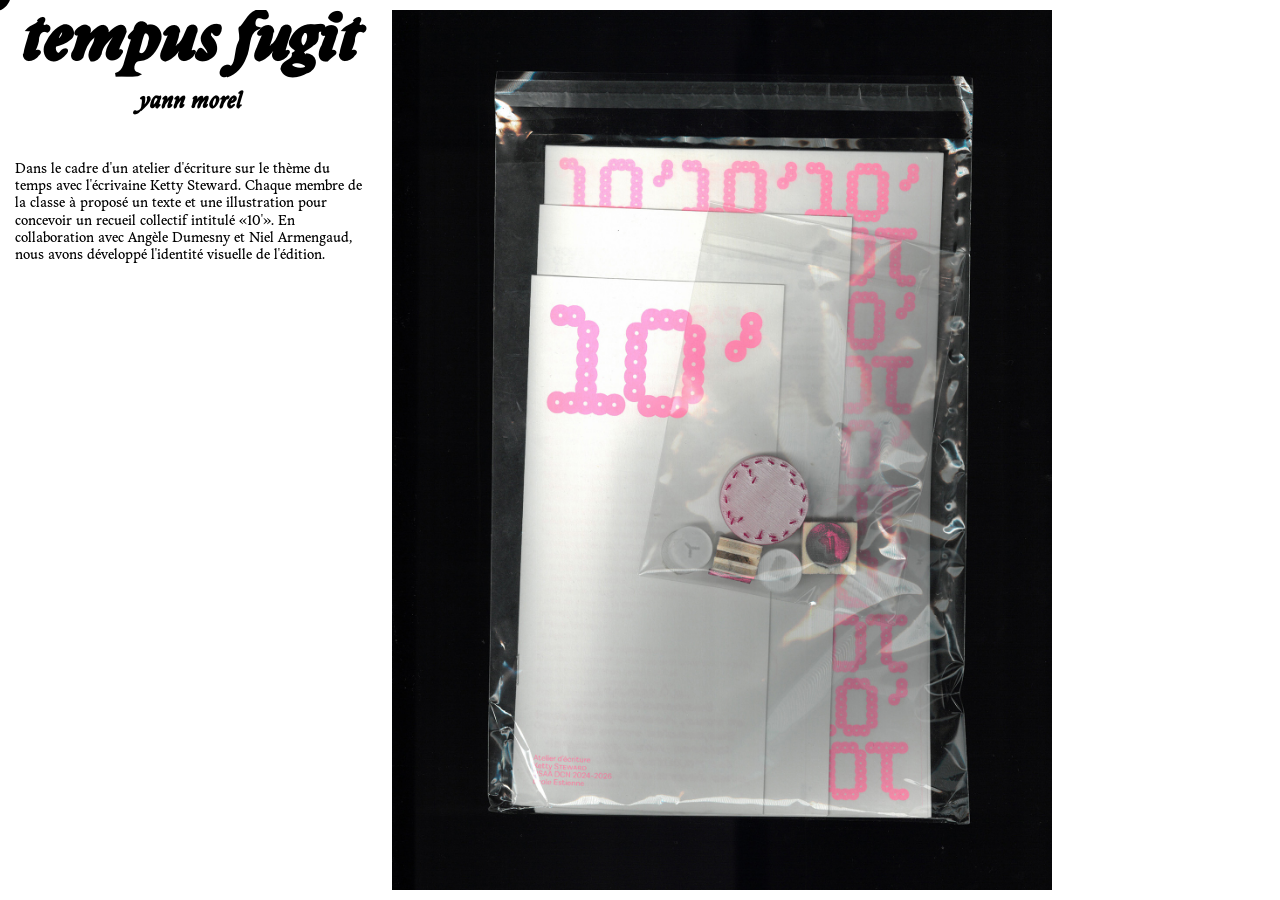
<file: tempusfugit.html>
<!DOCTYPE html>
<html lang="fr">


<head>
	<meta charset="utf-8">
	<link rel="icon" type="image/png" href="img/point.png">
	<meta name="viewport" content="width=device-width, initial-scale=1">
	<link rel="stylesheet" type="text/css" href="style.css">
	<script src="souris.js" defer></script>
	<title>yann morel</title>
</head>


<body>
	<div id="custom-cursor"></div>

	<div class="pageprojet">

		<div class="colonne-texte">
			<h1 class="titreprojet">tempus fugit</h1>
			<h2 class="nomprojet"> <a class="work" href="index.html">yann morel</a></h2>
			
			<p class="description">
				Dans le cadre d'un atelier d'écriture sur le thème du temps avec l'écrivaine Ketty Steward. Chaque membre de la classe à proposé un texte et une illustration pour concevoir un recueil collectif intitulé «10'». En collaboration avec Angèle Dumesny et Niel Armengaud, nous avons développé l'identité visuelle de l'édition.

			</p>
		</div>

		<div class="image-container">
			<img tabindex="0" src="img/tempusfugit1.jpg" loading="lazy">
			
		

		</div>



	</div>



</body>

</html>
</file>
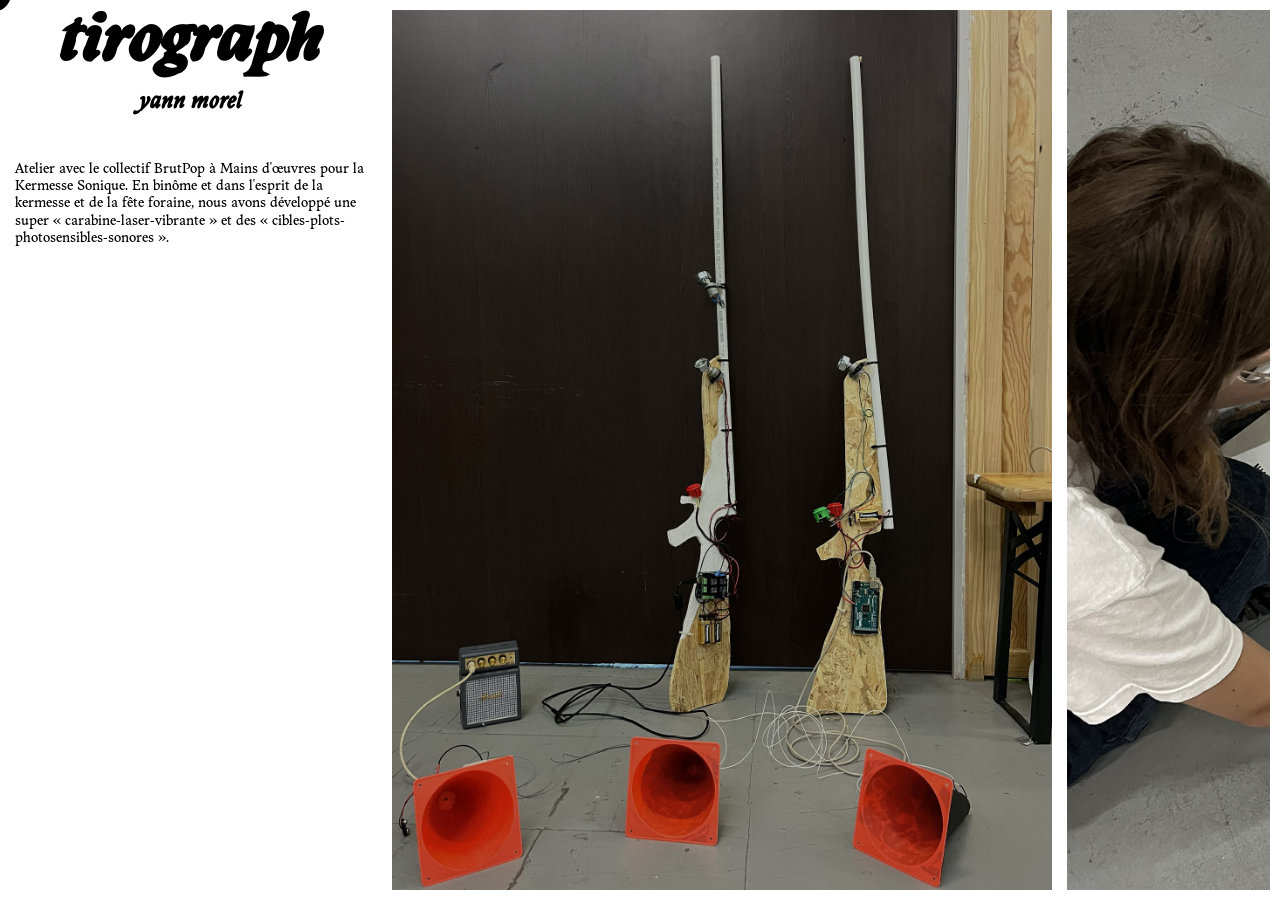
<file: tirograph.html>
<!DOCTYPE html>
<html lang="fr">


<head>
	<meta charset="utf-8">
	<link rel="icon" type="image/png" href="img/point.png">
	<meta name="viewport" content="width=device-width, initial-scale=1">
	<link rel="stylesheet" type="text/css" href="style.css">
	<script src="souris.js" defer></script>
	<title>yann morel</title>
</head>


<body>
	<div id="custom-cursor"></div>

	<div class="pageprojet">

		<div class="colonne-texte">
			<h1 class="titreprojet">tirograph</h1>
			<h2 class="nomprojet"> <a class="work" href="index.html">yann morel</a></h2>
			
			<p class="description">
				Atelier avec le collectif BrutPop à Mains d'œuvres pour la Kermesse Sonique.
				En binôme et dans l'esprit de la kermesse et de la fête foraine, nous avons développé une super « carabine-laser-vibrante » et des « cibles-plots-photosensibles-sonores ».

			</p>
		</div>

		<div class="image-container">
			<img tabindex="0" src="img/tirograph1.jpg" loading="lazy">
			<img tabindex="0" src="img/tirograph2.jpg" loading="lazy">
			<img tabindex="0" src="img/tirograph3.jpg" loading="lazy">
			<img tabindex="0" src="img/tirograph4.jpg" loading="lazy">
			

		</div>



	</div>



</body>

</html>
</file>
<file: style.css>
/* ==========================================================================
   1. POLICES & CONFIGURATION GLOBALE
   ========================================================================== */

@font-face {
	font-family: 'adelphe trouble bold italic';
	src: url('fonts/Adelphe-Trouble-FlorealBoldItalic.woff') format('woff');
	font-display: swap;
}

@font-face {
	font-family: 'adelphe trouble italic';
	src: url('fonts/Adelphe-Trouble-FlorealItalic.woff') format('woff');
	font-display: swap;
}

@font-face {
	font-family: 'adelphe';
	src: url('fonts/Adelphe-GerminalRegular.woff') format('woff');
	font-display: swap;
}


* {
	margin: 0;
	padding: 0;
	box-sizing: border-box;
	cursor: none !important;
	/* Regroupement du curseur personnalisé */
}

html,
body,
a,
button,
li,
summary {
	cursor: none !important;
}

body {
	background-color: #ffffff;
	height: 100vh;
	overflow-x: hidden;
}

.logo {
	position: absolute;
	width: 350px;
}

#custom-cursor {
	width: 22px;
	height: 22px;
	position: fixed;
	pointer-events: none;
	z-index: 200;
	background-image: url("img/point.svg");
	background-size: contain;
	background-repeat: no-repeat;
	transform: translate(-50%, -50%);
	will-change: transform;
}

/* ==========================================================================
   2. STRUCTURATION DE LA PAGE & TYPOGRAPHIES
   ========================================================================== */

.pageindex {
	position: relative;
	z-index: 10;
	height: 100vh;
	width: 100vw;
	padding: 5px;
	background-color: white;
	display: flex;
	flex-direction: column;
	align-items: center;
}

.titrenom,
.projet,
.nomindex {
	font-family: 'adelphe trouble italic', serif;
	color: #000000;
	text-align: center;
	width: 100%;
}

.titrenom {
	font-size: clamp(3rem, 15vw, 10rem);
	line-height: 1;
	padding: 0 10px;
}

.projet {
	font-size: clamp(2rem, 8vw, 5rem);
	line-height: 1.1;
}

.nomindex {
	font-size: clamp(2rem, 2.5vw, 7rem);
	line-height: 1;
	padding: 0 10px;
}

p {
	font-family: 'adelphe', serif;
	font-size: clamp(1.2rem, 4vw, 3rem);
	color: #000000;
	line-height: 1;
	text-align: justify;
	text-align-last: justify;
	position: absolute;
	bottom: 0;
	width: 100%;
	padding: 5px;
	z-index: 1000;
}

/* ==========================================================================
   2.BIS STRUCTURATION PAGES PROJETS
   ========================================================================== */

.pageprojet {
	display: flex;
	flex-direction: row;
	align-items: stretch;
	gap: 20px;
	height: 100vh;
	/* Force la page à faire la hauteur de l'écran */
	width: 100vw;
	/* Prend toute la largeur */
	overflow: hidden;
	/* Empêche la page entière de scroller */
	padding: 10px;
}

.colonne-texte {
	width: 35%;
	display: flex;
	flex-direction: column;
	justify-content: flex-start;
	text-align: center;
	height: 100%;
	overflow-y: auto;
}

.image-container {
	width: 85%;
	height: 100%;
	position: relative;
	z-index: 100;

	/* Propriétés pour le scroll horizontal */
	display: flex;
	flex-direction: row;
	align-items: center;
	overflow-x: auto;
	/* Active le scroll horizontal */
	overflow-y: hidden;
	/* Coupe le scroll vertical */
	scroll-snap-type: x mandatory;
	/* Optionnel : aimante les images au scroll */
	gap: 15px;
}

.image-container img {
	height: auto;
	width: auto;
	max-height: 100%;
	object-fit: contain;
	flex-shrink: 0;
}

.image-container video {
	width: auto;
	height: auto;
	max-height: 100%;
	object-fit: contain;
	flex-shrink: 0;
}

.titreprojet {
	font-family: 'adelphe trouble bold italic', serif;
	font-size: clamp(4rem, 4vw, 4.5rem);
	color: #000000;
	line-height: 1.1;
	text-align: center;
	padding-bottom: 10px;
}

.nomprojet {
	font-family: 'adelphe trouble italic', serif;
	font-size: clamp(1.2rem, 1.8vw, 2.2rem);
	color: #000000;
	line-height: 1.1;
	text-align: center;
	padding: 0;
	margin-bottom: 40px;
}

.work,
.lien {
	color: black;
	text-decoration: none;
}

.work {
	display: inline-block;
}

.work:hover,
.lien:hover {
	color: #d4d4d4;
}

.description {
	font-family: 'adelphe', serif;
	font-size: clamp(0.9rem, 0.8vw, 0.8rem);
	color: #000000;
	line-height: 1.2;
	text-align: left;
	text-align-last: left;
	position: relative;
	margin-bottom: 15px;
	z-index: 5;
}






/* ==========================================================================
   3. RESPONSIVE POUR ÉCRANS < 1024px (TABLETTES & MOBILES)
   ========================================================================== */

@media (max-width: 1024px) {
	body {
		height: auto;
		overflow-y: auto;
	}

	.pageprojet {
		height: auto;
		min-height: 100vh;
		width: 100vw;
		padding: 20px;
		display: flex;
		flex-direction: column;
		align-items: center;
		justify-content: flex-start;
		overflow: visible;
	}

	.colonne-texte {
		width: 100%;
		height: auto;
		overflow-y: visible;
		margin-bottom: 30px;
	}

	.description {
		font-size: clamp(1rem, 2.5vw, 1.5rem);
		line-height: 1.4;
		text-align: left;
		text-align-last: left;
		width: 100%;
		padding: 0;
	}

	.image-container {
		width: 100%;
		flex-direction: column;
		height: auto;
		overflow-x: visible;
		overflow-y: visible;
		gap: 20px;
	}

	.image-container img {
		width: 100%;
		max-width: 600px;
		height: auto;
		max-height: none;
		flex-shrink: 1;
	}

}
</file>
